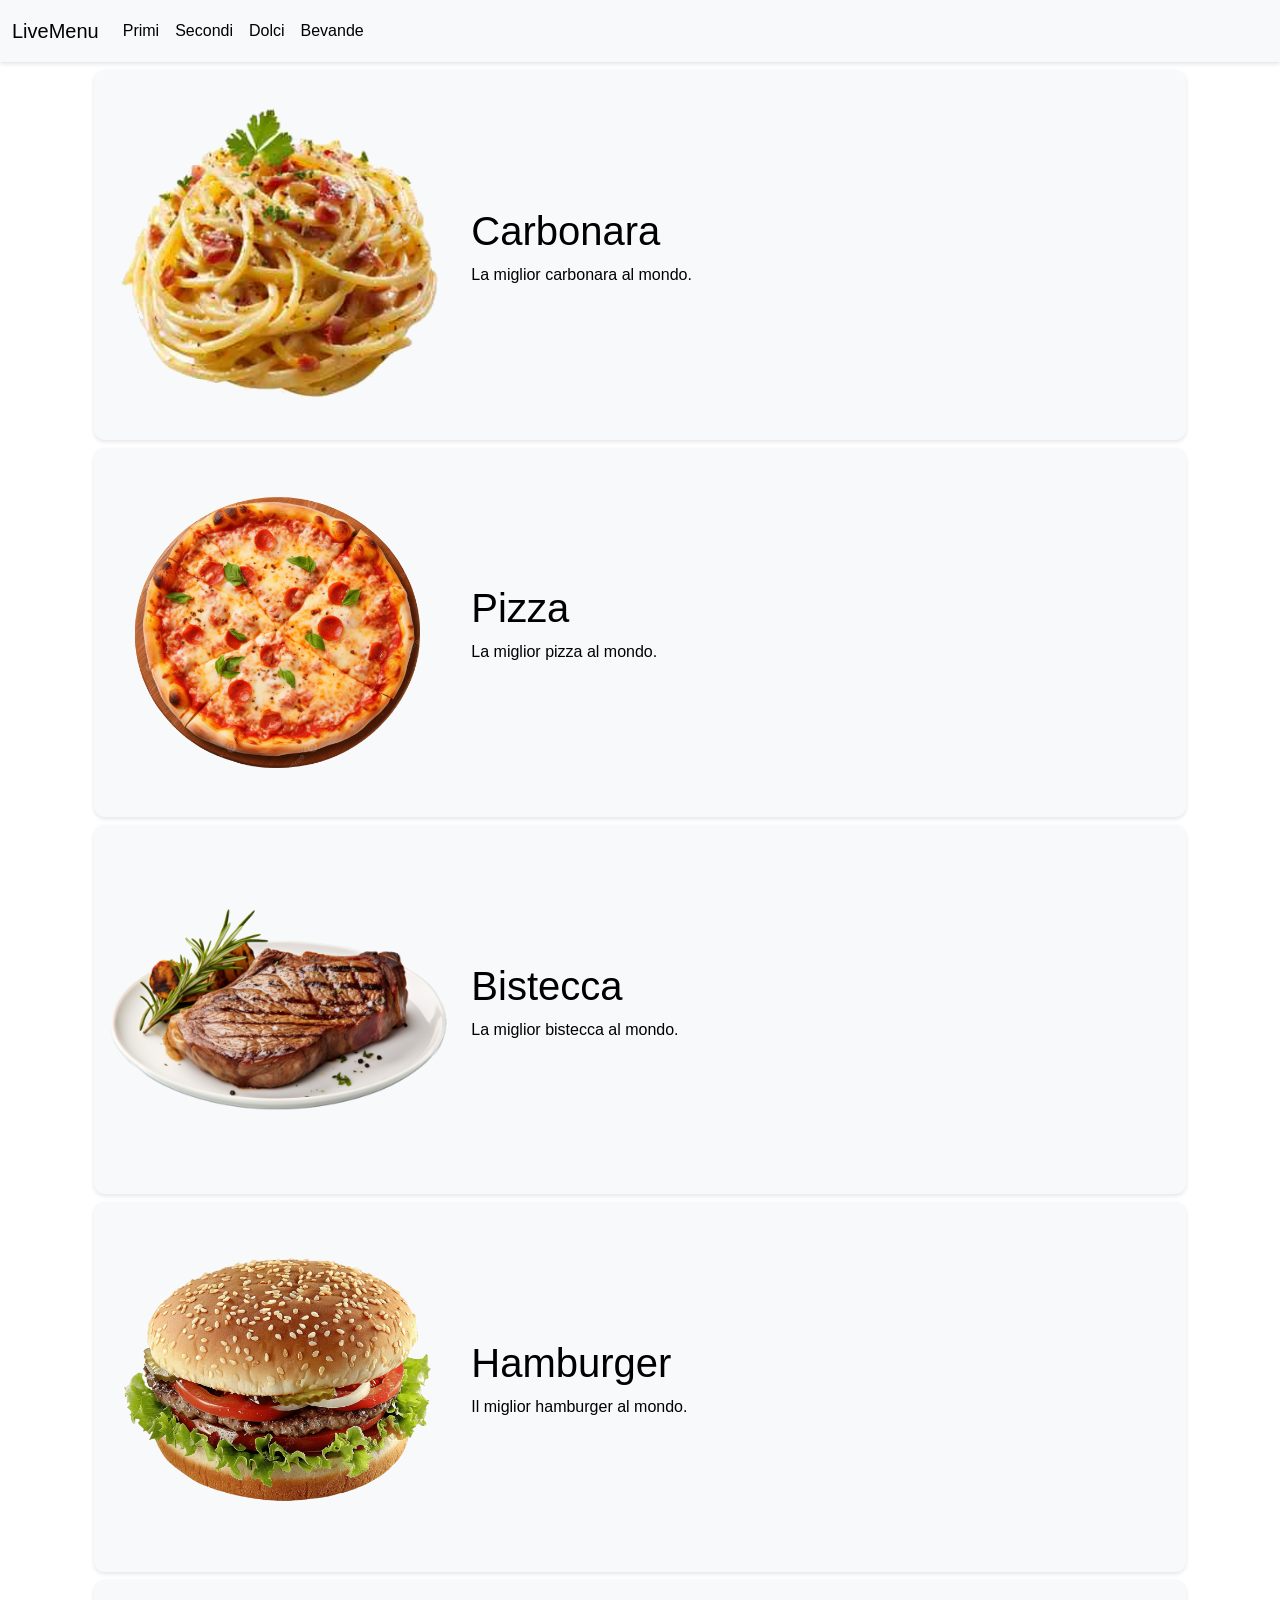
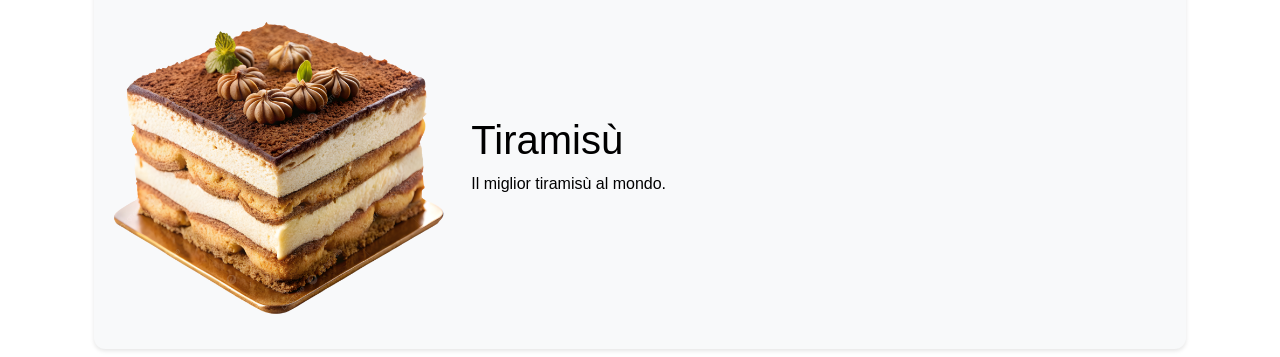
<file: index.html>
<!doctype html>
<html lang="en">

<head>
    <meta charset="utf-8">
    <meta name="viewport" content="width=device-width, initial-scale=1">

    <link href="https://cdn.jsdelivr.net/npm/bootstrap@5.0.2/dist/css/bootstrap.min.css" rel="stylesheet" integrity="sha384-EVSTQN3/azprG1Anm3QDgpJLIm9Nao0Yz1ztcQTwFspd3yD65VohhpuuCOmLASjC" crossorigin="anonymous">

    <link rel="stylesheet" href="style.css">
    <title>LiveMenu&reg;</title>
</head>

<body>

    <nav class="navbar navbar-expand-lg navbar-light bg-light" id="navbar">
        <div class="container-fluid">
            <a class="navbar-brand" href="#">LiveMenu</a>
            
            <button class="navbar-toggler" type="button" data-bs-toggle="collapse"
                data-bs-target="#navbarSupportedContent" aria-controls="navbarSupportedContent" aria-expanded="false"
                aria-label="Toggle navigation">
                <span class="navbar-toggler-icon"></span>
            </button>

            <div class="collapse navbar-collapse" id="navbarSupportedContent">
                <ul class="navbar-nav me-auto mb-2 mb-lg-0">
                    <li class="nav-item">
                        <a class="nav-link active" aria-current="page" href="#">Primi</a>
                    </li>
                    <li class="nav-item">
                        <a class="nav-link active" aria-current="page" href="#">Secondi</a>
                    </li>
                    <li class="nav-item">
                        <a class="nav-link active" aria-current="page" href="#">Dolci</a>
                    </li>
                    <li class="nav-item">
                        <a class="nav-link active" aria-current="page" href="#">Bevande</a>
                    </li>
                </ul>
            </div>
        </div>
    </nav>

    <div class="container">

        <div class="row m-0">
            <div class="col" id="lista">

                

                <a href="AR items/carbonara/carbonara.html" class="primo">
                    <div class="row m-0 my-2">
                        <div class="col bg-light py-2 px-2 item">
                            <div class="row p-2">
                                <div class="col-4 d-flex justify-content-center align-items-center">
                                    <img class="img-fluid" src="img/carbonara.png" alt="carbonara">
                                </div>
                                <div class="col d-flex justify-content-center flex-column">
                                    <h1>Carbonara</h1>
                                    <p>La miglior carbonara al mondo.</p>
                                </div>
                            </div>
                        </div>
                    </div>
                </a>


                <a href="AR items/pizza/pizza.html" class="primo">
                    <div class="row m-0 my-2">
                        <div class="col bg-light py-2 px-2 item">
                            <div class="row p-2">
                                <div class="col-4 d-flex justify-content-center align-items-center">
                                    <img class="img-fluid" src="img/pizza.png" alt="pizza">
                                </div>
                                <div class="col d-flex justify-content-center flex-column">
                                    <h1>Pizza</h1>
                                    <p>La miglior pizza al mondo.</p>
                                </div>
                            </div>
                        </div>
                    </div>
                </a>

                <a href="AR items/bistecca/bistecca.html" class="secondo">
                    <div class="row m-0 my-2">
                        <div class="col bg-light py-2 px-2 item">
                            <div class="row p-2">
                                <div class="col-4 d-flex justify-content-center align-items-center">
                                    <img class="img-fluid" src="img/bistecca.png" alt="bistecca">
                                </div>
                                <div class="col d-flex justify-content-center flex-column">
                                    <h1>Bistecca</h1>
                                    <p>La miglior bistecca al mondo.</p>
                                </div>
                            </div>
                        </div>
                    </div>
                </a>

                <a href="AR items/hamburger/hamburger.html" class="secondo">
                    <div class="row m-0 my-2">
                        <div class="col bg-light py-2 px-2 item">
                            <div class="row p-2">
                                <div class="col-4 d-flex justify-content-center align-items-center">
                                    <img class="img-fluid" src="img/hamburger.png" alt="hamburger">
                                </div>
                                <div class="col d-flex justify-content-center flex-column">
                                    <h1>Hamburger</h1>
                                    <p>Il miglior hamburger al mondo.</p>
                                </div>
                            </div>
                        </div>
                    </div>
                </a>

                <a href="AR items/tiramisù/tiramisù.html" class="dessert">
                    <div class="row m-0 my-2">
                        <div class="col bg-light py-2 px-2 item">
                            <div class="row p-2">
                                <div class="col-4 d-flex justify-content-center align-items-center">
                                    <img class="img-fluid" src="img/tiramisù.png" alt="tiramisù">
                                </div>
                                <div class="col d-flex justify-content-center flex-column">
                                    <h1>Tiramisù</h1>
                                    <p>Il miglior tiramisù al mondo.</p>
                                </div>
                            </div>
                        </div>
                    </div>
                </a>




            </div>
        </div>
        
       

    </div>


    <script src="https://cdn.jsdelivr.net/npm/bootstrap@5.0.2/dist/js/bootstrap.bundle.min.js"
        integrity="sha384-MrcW6ZMFYlzcLA8Nl+NtUVF0sA7MsXsP1UyJoMp4YLEuNSfAP+JcXn/tWtIaxVXM"
        crossorigin="anonymous"></script>
    <script src="script.js"></script>

</body>

</html>
</file>
<file: style.css>
*{
    font-family: Arial, Helvetica, sans-serif;
}

body {
    margin: 0;
    font-family: Arial, sans-serif;
}
a-scene {
    position: absolute;
    width: 100%;
    height: 100%;
}
#custom-ar-button {
    position: absolute;
    bottom: 20px;
    left: 20px;
    padding: 10px 20px;
    background-color: #007BFF;
    color: white;
    font-size: 16px;
    font-weight: bold;
    border: none;
    border-radius: 5px;
    cursor: pointer;
    z-index: 1000;
    box-shadow: 0 4px 6px rgba(0, 0, 0, 0.1);
}
#custom-ar-button:hover {
    background-color: #0056b3;
}

#pulsante{
    background-color: red;
    height: 100px;
    width: 100px;
    border-radius: 10%;
}

a{
    text-decoration: none;
    color: black;
}

.item{
    box-shadow: 0 2px 4px rgba(0, 0, 0, 0.1);
    border-radius: 0.7em;
}

.navbar{
    padding-top: 0.7rem;
    padding-bottom: 0.7rem;
    box-shadow: 0 2px 4px rgba(0, 0, 0, 0.1);
}
</file>
